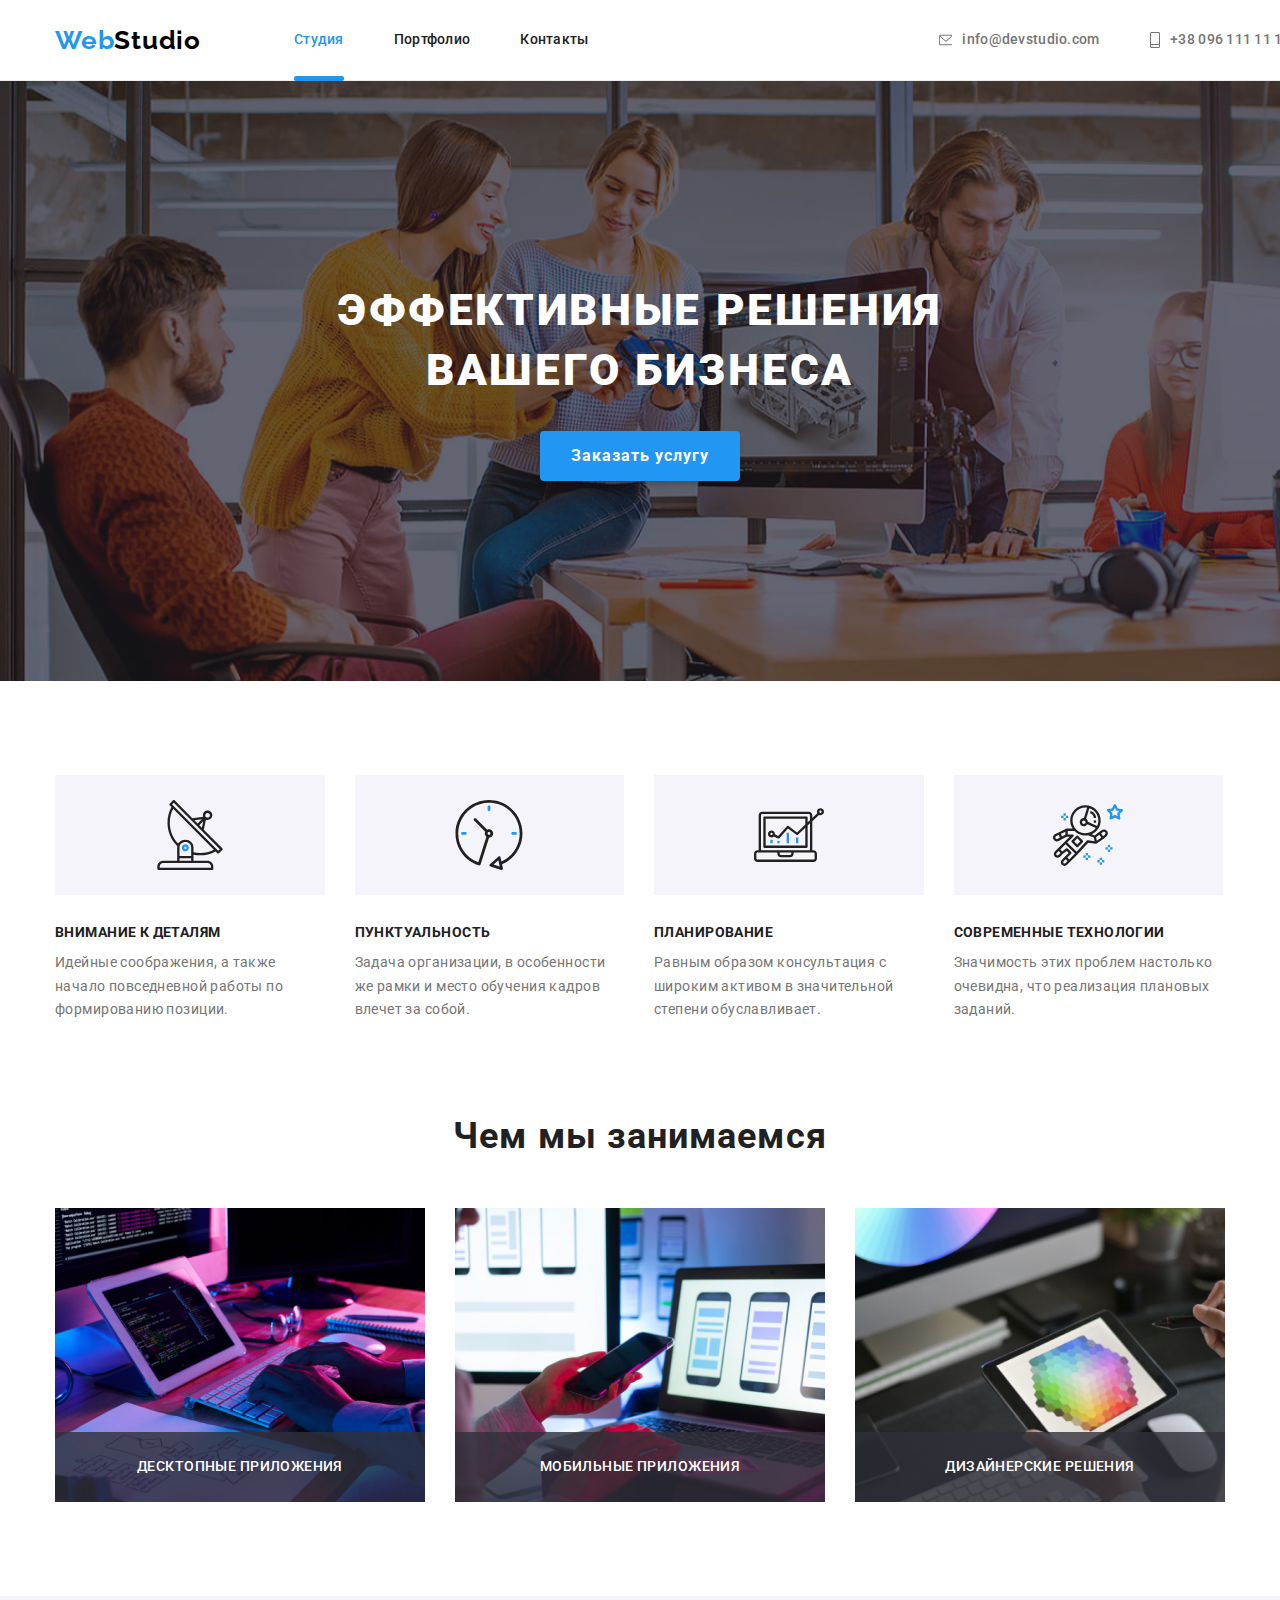
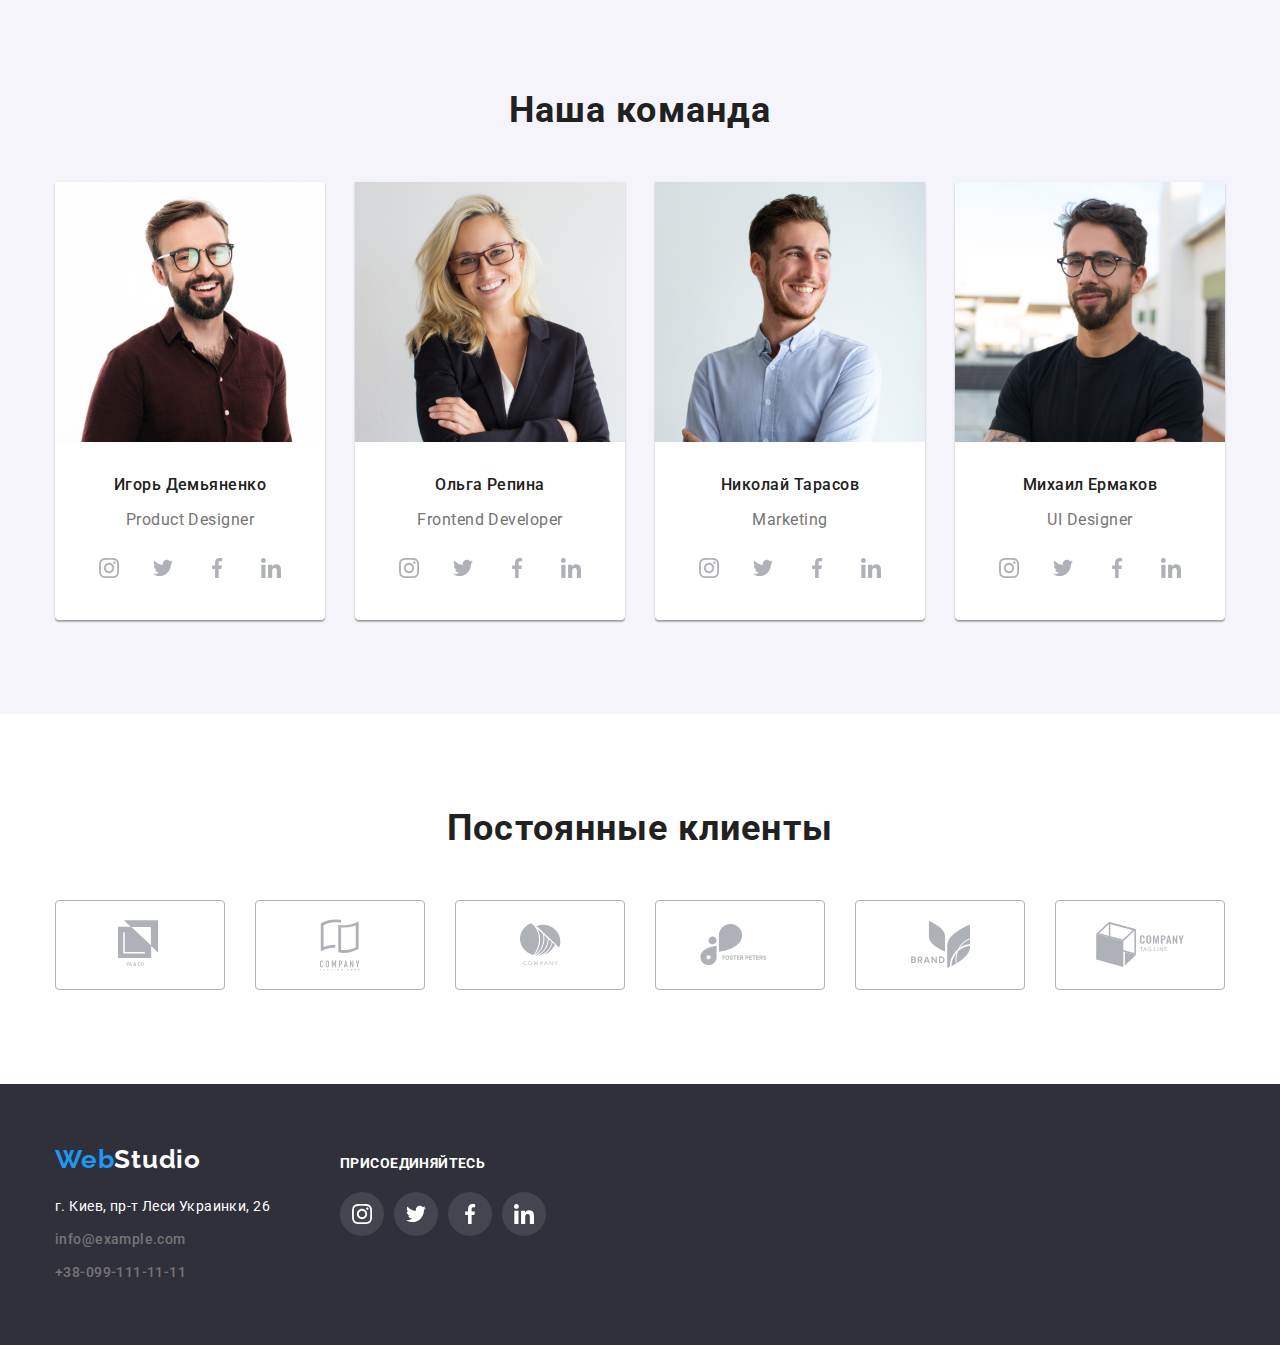
<file: index.html>
<!DOCTYPE html>
<html lang="ru">
  <head>
    <meta charset="UTF-8" />
    <meta name="viewport" content="width=, initial-scale=1.0" />
    <title>Студия</title>
    <link
      rel="stylesheet"
      href="https://cdnjs.cloudflare.com/ajax/libs/modern-normalize/1.0.0/modern-normalize.min.css"
    />
    <link rel="preconnect" href="https://fonts.gstatic.com" />
    <link
      href="https://fonts.googleapis.com/css2?family=Raleway:wght@700&family=Roboto:wght@400;500;700;900&display=swap"
      rel="stylesheet"
    />

    <link rel="stylesheet" href="./Style/style.css" />
  </head>
  <body>
    <!--Шапка-->

    <header>
      <div class="container nav">
        <a class="logo header" href="#" lang="en"
          ><span class="web">Web</span>Studio</a
        >
        <ul class="nav-link">
          <li class="header-item">
            <a class="header-link current" href="./index.html">Студия</a>
          </li>
          <li class="header-item">
            <a class="header-link" href="./portfolio.html">Портфолио</a>
          </li>
          <li class="header-item">
            <a class="header-link" href="#">Контакты</a>
          </li>
        </ul>
        <ul class="nav-link connection">
          <li class="contacts">
            <a class="header-mail" href="mailto:info@devstudio.com">
              <svg class="mail-icon">
                <use href="./svg/symbol-defs.svg#icon-mail"></use>
              </svg>
              info@devstudio.com
            </a>
          </li>
          <li class="contacts">
            <a class="header-tel" href="tel:+380961111111">
              <svg class="tel-icon">
                <use href="./svg/symbol-defs.svg#icon-smartphone"></use>
              </svg>
              +38 096 111 11 11
            </a>
          </li>
        </ul>
      </div>
    </header>
    <main>
      <!--Герой-->

      <section class="hero-section">
        <div class="container hero">
          <h1 class="hero-title">
            эффективные решения <br />
            вашего бизнеса
          </h1>
          <button data-modal-open class="hero-button">Заказать услугу</button>
          <div class="backdrop is-hidden" data-modal>
            <div class="modal">
              <button data-modal-close class="close-button">
                <img
                  width="11px"
                  height="11px"
                  src="./logo/Close.svg"
                  alt="закрыть"
                />
              </button>
            </div>
          </div>
        </div>
      </section>

      <!--особенности-->

      <section class="features">
        <div class="container">
          <h2 hidden>--особенности--</h2>
          <ul class="features-container">
            <li class="features-item">
              <a class="features-icon" href="">
                <svg width="70px" height="70px" class="svg-features">
                  <use href="./svg/symbol-defs.svg#icon-antenna"></use>
                </svg>
              </a>
              <h3 class="features-title">ВНИМАНИЕ К ДЕТАЛЯМ</h3>
              <p class="features-text">
                Идейные соображения, а также начало повседневной работы по
                формированию позиции.
              </p>
            </li>
            <li class="features-item">
              <a class="features-icon" href="">
                <svg width="70px" height="70px" class="svg-features">
                  <use href="./svg/symbol-defs.svg#icon-clock"></use>
                </svg>
              </a>
              <h3 class="features-title">ПУНКТУАЛЬНОСТЬ</h3>
              <p class="features-text">
                Задача организации, в особенности же рамки и место обучения
                кадров влечет за собой.
              </p>
            </li>
            <li class="features-item">
              <a class="features-icon" href="">
                <svg width="70px" height="70px" class="svg-features">
                  <use href="./svg/symbol-defs.svg#icon-diagram"></use>
                </svg>
              </a>
              <h3 class="features-title">ПЛАНИРОВАНИЕ</h3>
              <p class="features-text">
                Равным образом консультация с широким активом в значительной
                степени обуславливает.
              </p>
            </li>
            <li class="features-item">
              <a class="features-icon" href="">
                <svg width="70px" height="70px" class="svg-features">
                  <use href="./svg/symbol-defs.svg#icon-astronaut"></use>
                </svg>
              </a>
              <h3 class="features-title">СОВРЕМЕННЫЕ ТЕХНОЛОГИИ</h3>
              <p class="features-text">
                Значимость этих проблем настолько очевидна, что реализация
                плановых заданий.
              </p>
            </li>
          </ul>
        </div>
      </section>

      <!--чем мы занимаемся-->

      <section class="about-company">
        <div class="container company">
          <h2 class="about-title">Чем мы занимаемся</h2>
          <ul class="about-main">
            <li>
              <div class="photo-box">
                <img
                  class="about-photo"
                  src="./photo/box 1.jpg"
                  width="370"
                  alt="пример1"
                />
                <div class="text-box">
                  <h3 class="about-text">Десктопные приложения</h3>
                </div>
              </div>
            </li>
            <li>
              <div class="photo-box">
                <img
                  class="about-photo"
                  src="./photo/box 2.jpg"
                  width="370"
                  alt="пример2"
                />
                <div class="text-box">
                  <h3 class="about-text">Мобильные приложения</h3>
                </div>
              </div>
            </li>
            <li>
              <div class="photo-box">
                <img
                  class="about-photo"
                  src="./photo/box 3.jpg"
                  width="370"
                  alt="пример3"
                />
                <div class="text-box">
                  <h3 class="about-text">Дизайнерские решения</h3>
                </div>
              </div>
            </li>
          </ul>
        </div>
      </section>

      <!--наша команда-->

      <section class="our-command">
        <div class="container cmd">
          <h2 class="cmd-title">Наша команда</h2>
          <ul class="wrk-section">
            <li class="wrk-container">
              <img
                class="image"
                src="./photo/работник 1 (1).jpg"
                width="270"
                alt="Игорь Демьяненко"
              />
              <h3 class="wrk-name">Игорь Демьяненко</h3>
              <p class="wrk-place">Product Designer</p>
              <ul class="icon-box">
                <li class="icon-item">
                  <a class="link-icon" href="#">
                    <svg class="svg-icon">
                      <use href="./svg/symbol-defs.svg#icon-instagram"></use>
                    </svg>
                  </a>
                </li>
                <li class="icon-item">
                  <a class="link-icon" href="#">
                    <svg class="svg-icon">
                      <use href="./svg/symbol-defs.svg#icon-twitter"></use>
                    </svg>
                  </a>
                </li>
                <li class="icon-item">
                  <a class="link-icon" href="#">
                    <svg class="svg-icon">
                      <use href="./svg/symbol-defs.svg#icon-facebook"></use>
                    </svg>
                  </a>
                </li>
                <li class="icon-item">
                  <a class="link-icon" href="#">
                    <svg class="svg-icon">
                      <use href="./svg/symbol-defs.svg#icon-linkedin"></use>
                    </svg>
                  </a>
                </li>
              </ul>
            </li>
            <li class="wrk-container">
              <img
                class="image"
                src="./photo/работник 1 (4).jpg"
                width="270"
                alt="Ольга Репина"
              />
              <h3 class="wrk-name">Ольга Репина</h3>
              <p class="wrk-place">Frontend Developer</p>
              <ul class="icon-box">
                <li class="icon-item">
                  <a class="link-icon" href="#">
                    <svg class="svg-icon">
                      <use href="./svg/symbol-defs.svg#icon-instagram"></use>
                    </svg>
                  </a>
                </li>
                <li class="icon-item">
                  <a class="link-icon" href="#">
                    <svg class="svg-icon">
                      <use href="./svg/symbol-defs.svg#icon-twitter"></use>
                    </svg>
                  </a>
                </li>
                <li class="icon-item">
                  <a class="link-icon" href="#">
                    <svg class="svg-icon">
                      <use href="./svg/symbol-defs.svg#icon-facebook"></use>
                    </svg>
                  </a>
                </li>
                <li class="icon-item">
                  <a class="link-icon" href="#">
                    <svg class="svg-icon">
                      <use href="./svg/symbol-defs.svg#icon-linkedin"></use>
                    </svg>
                  </a>
                </li>
              </ul>
            </li>
            <li class="wrk-container">
              <img
                class="image"
                src="./photo/работник 1 (3).jpg"
                width="270"
                alt="Николай Тарасов"
              />
              <h3 class="wrk-name">Николай Тарасов</h3>
              <p class="wrk-place">Marketing</p>
              <ul class="icon-box">
                <li class="icon-item">
                  <a class="link-icon" href="#">
                    <svg class="svg-icon">
                      <use href="./svg/symbol-defs.svg#icon-instagram"></use>
                    </svg>
                  </a>
                </li>
                <li class="icon-item">
                  <a class="link-icon" href="#">
                    <svg class="svg-icon">
                      <use href="./svg/symbol-defs.svg#icon-twitter"></use>
                    </svg>
                  </a>
                </li>
                <li class="icon-item">
                  <a class="link-icon" href="#">
                    <svg class="svg-icon">
                      <use href="./svg/symbol-defs.svg#icon-facebook"></use>
                    </svg>
                  </a>
                </li>
                <li class="icon-item">
                  <a class="link-icon" href="#">
                    <svg class="svg-icon">
                      <use href="./svg/symbol-defs.svg#icon-linkedin"></use>
                    </svg>
                  </a>
                </li>
              </ul>
            </li>
            <li class="wrk-container">
              <img
                class="image"
                src="./photo/работник 1 (2).jpg"
                width="270"
                alt="Михаил Ермаков"
              />
              <h3 class="wrk-name">Михаил Ермаков</h3>
              <p class="wrk-place">UI Designer</p>
              <ul class="icon-box">
                <li class="icon-item">
                  <a class="link-icon" href="#">
                    <svg class="svg-icon">
                      <use href="./svg/symbol-defs.svg#icon-instagram"></use>
                    </svg>
                  </a>
                </li>
                <li class="icon-item">
                  <a class="link-icon" href="#">
                    <svg class="svg-icon">
                      <use href="./svg/symbol-defs.svg#icon-twitter"></use>
                    </svg>
                  </a>
                </li>
                <li class="icon-item">
                  <a class="link-icon" href="#">
                    <svg class="svg-icon">
                      <use href="./svg/symbol-defs.svg#icon-facebook"></use>
                    </svg>
                  </a>
                </li>
                <li class="icon-item">
                  <a class="link-icon" href="#">
                    <svg class="svg-icon">
                      <use href="./svg/symbol-defs.svg#icon-linkedin"></use>
                    </svg>
                  </a>
                </li>
              </ul>
            </li>
          </ul>
        </div>
      </section>

      <!-- постоянные клиенты -->

      <section class="clients-section">
        <div class="container">
          <h2 class="clients-title">Постоянные клиенты</h2>
        </div>
        <ul class="clients-box">
          <li class="client-list">
            <a class="client-link" href="#">
              <svg width="44.27" height="49.23" class="client-icon">
                <use href="./svg/symbol-defs.svg#icon-yaco"></use>
              </svg>
            </a>
          </li>
          <li class="client-list">
            <a class="client-link" href="#">
              <svg width="40" height="52" class="client-icon">
                <use href="./svg/symbol-defs.svg#icon-company"></use>
              </svg>
            </a>
          </li>
          <li class="client-list">
            <a class="client-link" href="#">
              <svg width="41" height="42.6" class="client-icon">
                <use href="./svg/symbol-defs.svg#icon-tag-line"></use>
              </svg>
            </a>
          </li>
          <li class="client-list">
            <a class="client-link" href="#">
              <svg width="79.66" height="42.02" class="client-icon">
                <use href="./svg/symbol-defs.svg#icon-logo-4"></use>
              </svg>
            </a>
          </li>
          <li class="client-list">
            <a class="client-link" href="#">
              <svg width="59" height="47" class="client-icon">
                <use href="./svg/symbol-defs.svg#icon-logo-5"></use>
              </svg>
            </a>
          </li>
          <li class="client-list">
            <a class="client-link" href="#">
              <svg width="88.48" height="45.44" class="client-icon">
                <use href="./svg/symbol-defs.svg#icon-logo-6"></use>
              </svg>
            </a>
          </li>
        </ul>
      </section>
    </main>

    <!--подвал-->

    <footer class="footer-section">
      <div class="container footer">
        <div>
          <ul>
            <li class="footer-logo">
              <a class="logo footer" href="#" lang="en">
                <span class="web">Web</span>Studio
              </a>
            </li>
          </ul>
          <ul class="ftr-address">
            <li class="footer-address">
              <p class="address">г. Киев, пр-т Леси Украинки, 26</p>
            </li>
            <li class="contacts footer">
              <a class="footer-mail" href="mailto:info@example.com"
                >info@example.com</a
              >
            </li>
            <li class="contacts footer">
              <a class="footer-tel" href="tel:+38-099-111-11-11">
                +38-099-111-11-11
              </a>
            </li>
          </ul>
        </div>
        <div class="enjoy-box">
          <p class="footer-enjoy">присоединяйтесь</p>
          <ul class="svg-box">
            <li class="footer-item">
              <a class="footer-icon" href="#">
                <svg class="svg-footer">
                  <use href="./svg/symbol-defs.svg#icon-instagram"></use>
                </svg>
              </a>
            </li>
            <li class="footer-item">
              <a class="footer-icon" href="#">
                <svg class="svg-footer">
                  <use href="./svg/symbol-defs.svg#icon-twitter"></use>
                </svg>
              </a>
            </li>
            <li class="footer-item">
              <a class="footer-icon" href="#">
                <svg class="svg-footer">
                  <use href="./svg/symbol-defs.svg#icon-facebook"></use>
                </svg>
              </a>
            </li>
            <li class="footer-item">
              <a class="footer-icon" href="#">
                <svg class="svg-footer">
                  <use href="./svg/symbol-defs.svg#icon-linkedin"></use>
                </svg>
              </a>
            </li>
          </ul>
        </div>
      </div>
    </footer>
    <script src="./js/modal.js"></script>
  </body>
</html>
</file>
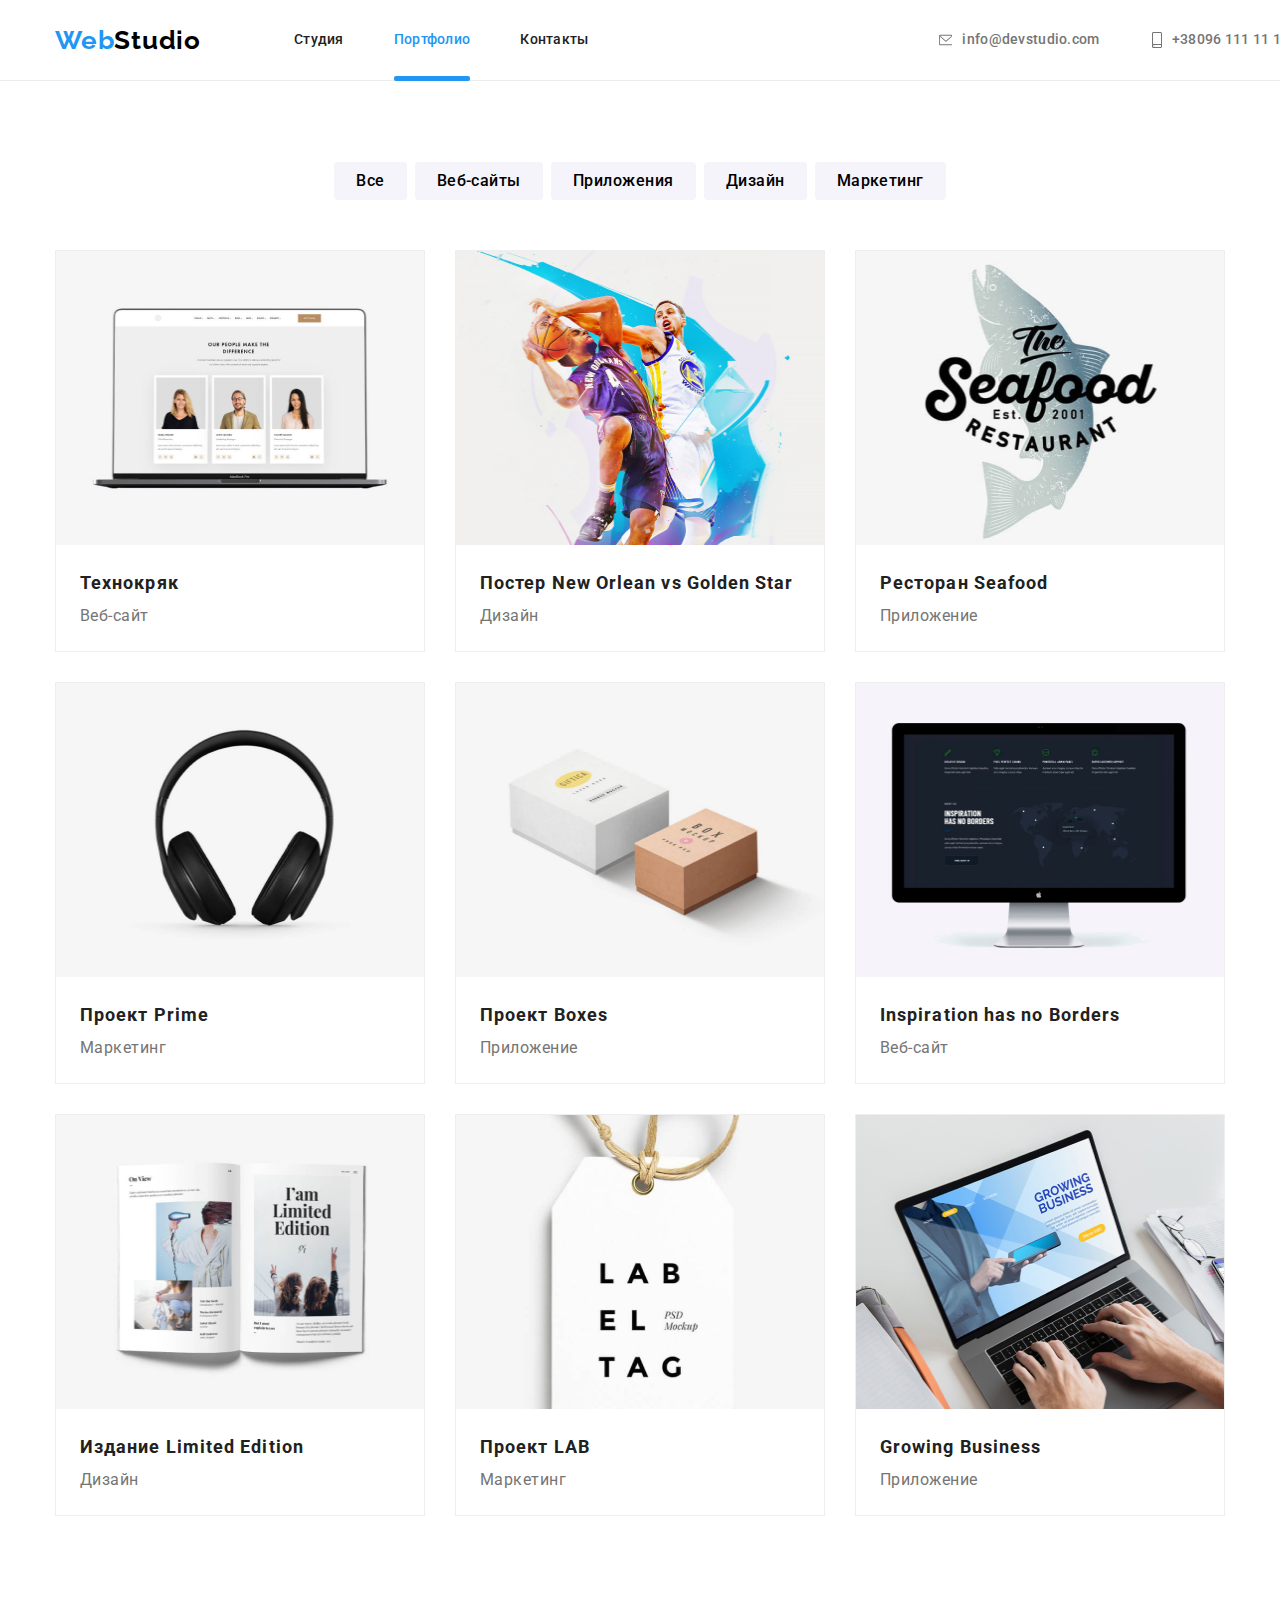
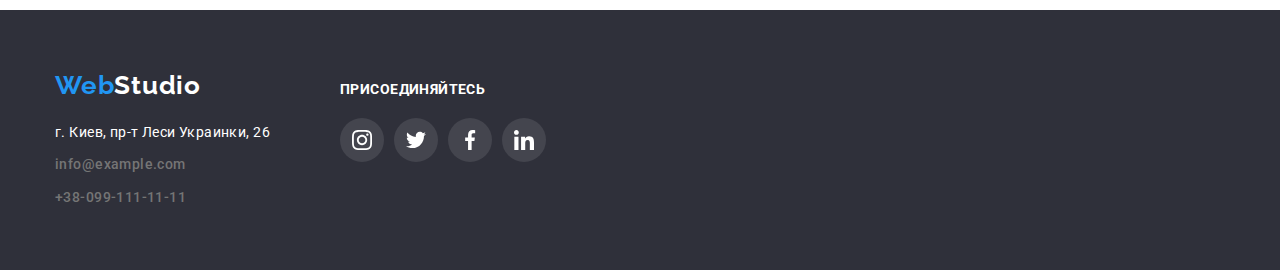
<file: portfolio.html>
<!DOCTYPE html>
<html lang="ru">
  <head>
    <meta charset="UTF-8" />
    <meta name="viewport" content="width=device-width, initial-scale=1.0" />
    <title>портфолио</title>
    <link
      rel="stylesheet"
      href="https://cdnjs.cloudflare.com/ajax/libs/modern-normalize/1.0.0/modern-normalize.min.css"
    />
    <link rel="preconnect" href="https://fonts.gstatic.com" />
    <link
      href="https://fonts.googleapis.com/css2?family=Raleway:wght@700&family=Roboto:wght@400;500;700;900&display=swap"
      rel="stylesheet"
    />

    <link rel="stylesheet" href="./Style/style.css" />
  </head>
  <body>
    <!--Шапка-->

    <header>
      <div class="container nav">
        <a class="logo header" href="#" lang="en"
          ><span class="web">Web</span>Studio</a
        >
        <ul class="nav-link">
          <li class="header-item">
            <a class="header-link" href="./index.html">Студия</a>
          </li>
          <li class="header-item">
            <a class="header-link current" href="./portfolio.html">Портфолио</a>
          </li>
          <li class="header-item">
            <a class="header-link" href="#">Контакты</a>
          </li>
        </ul>
        <ul class="nav-link connection">
          <li class="contacts">
            <a class="header-mail" href="mailto:info@devstudio.com">
              <svg class="mail-icon">
                <use href="./svg/symbol-defs.svg#icon-mail"></use>
              </svg>
              info@devstudio.com
            </a>
          </li>
          <li class="contacts">
            <a class="header-tel" href="tel:+380961111111">
              <svg class="tel-icon">
                <use href="./svg/symbol-defs.svg#icon-smartphone"></use>
              </svg>
              +38096 111 11 11
            </a>
          </li>
        </ul>
      </div>
    </header>
    <main>
      <!--портфолио-->

      <section class="port-section">
        <div class="container btn">
          <h1 hidden>портфолио</h1>
          <ul class="btn-container">
            <li class="port-button">
              <button class="port-link" type="button">Все</button>
            </li>
            <li class="port-button">
              <button class="port-link" type="button">Веб-сайты</button>
            </li>
            <li class="port-button">
              <button class="port-link" type="button">Приложения</button>
            </li>
            <li class="port-button">
              <button class="port-link" type="button">Дизайн</button>
            </li>
            <li class="port-button">
              <button class="port-link" type="button">Маркетинг</button>
            </li>
          </ul>
        </div>
        <div class="container list">
          <ul class="port-box">
            <li class="port-container">
              <a class="card-link" href="#">
                <div class="port-card">
                  <img
                    src="./photo/photo1.jpg"
                    width="368"
                    height="294"
                    alt="пример1"
                  />
                  <p class="card-text">
                    Технокряк это современная площадка распространения
                    коронавируса. Компании используют эту платформу для
                    цифрового шпионажа и атак на защищённые сервера конкурентов.
                  </p>
                </div>
                <div class="title-container">
                  <h2 class="port-title">Технокряк</h2>
                  <p class="port-text">Веб-сайт</p>
                </div>
              </a>
            </li>
            <li class="port-container">
              <a class="example-link" href="">
                <div class="port-card">
                  <img
                    src="./photo/photo2.jpg"
                    width="368"
                    height="294"
                    alt="пример2"
                  />
                  <p class="card-text">
                    Lorem ipsum dolor, sit amet consectetur adipisicing elit.
                    Porro, ut sit. Tempora totam, porro, optio explicabo maxime,
                    debitis at aliquid velit cumque possimus libero error sed
                    incidunt? Ipsa, provident minima.
                  </p>
                </div>
                <div class="title-container">
                  <h2 class="port-title">Постер New Orlean vs Golden Star</h2>
                  <p class="port-text">Дизайн</p>
                </div>
              </a>
            </li>
            <li class="port-container">
              <a class="example-link" href="">
                <div class="port-card">
                  <img
                    src="./photo/photo3.jpg"
                    width="368"
                    height="294"
                    alt="пример3"
                  />
                  <p class="card-text">
                    Lorem ipsum dolor, sit amet consectetur adipisicing elit.
                    Porro, ut sit. Tempora totam, porro, optio explicabo maxime,
                    debitis at aliquid velit cumque possimus libero error sed
                    incidunt? Ipsa, provident minima.
                  </p>
                </div>
                <div class="title-container">
                  <h2 class="port-title">Ресторан Seafood</h2>
                  <p class="port-text">Приложение</p>
                </div>
              </a>
            </li>
            <li class="port-container">
              <a class="example-link" href="">
                <div class="port-card">
                  <img
                    src="./photo/photo4.jpg"
                    width="368"
                    height="294"
                    alt="пример4"
                  />
                  <p class="card-text">
                    Lorem ipsum dolor, sit amet consectetur adipisicing elit.
                    Porro, ut sit. Tempora totam, porro, optio explicabo maxime,
                    debitis at aliquid velit cumque possimus libero error sed
                    incidunt? Ipsa, provident minima.
                  </p>
                </div>
                <div class="title-container">
                  <h2 class="port-title">Проект Prime</h2>
                  <p class="port-text">Маркетинг</p>
                </div>
              </a>
            </li>
            <li class="port-container">
              <a class="example-link" href="">
                <div class="port-card">
                  <img
                    src="./photo/photo5.jpg"
                    width="368"
                    height="294"
                    alt="пример5"
                  />
                  <p class="card-text">
                    Lorem ipsum dolor, sit amet consectetur adipisicing elit.
                    Porro, ut sit. Tempora totam, porro, optio explicabo maxime,
                    debitis at aliquid velit cumque possimus libero error sed
                    incidunt? Ipsa, provident minima.
                  </p>
                </div>
                <div class="title-container">
                  <h2 class="port-title">Проект Boxes</h2>
                  <p class="port-text">Приложение</p>
                </div>
              </a>
            </li>
            <li class="port-container">
              <a class="example-link" href="">
                <div class="port-card">
                  <img
                    src="./photo/photo6.jpg"
                    width="368"
                    height="294"
                    alt="пример6"
                  />
                  <p class="card-text">
                    Lorem ipsum dolor, sit amet consectetur adipisicing elit.
                    Porro, ut sit. Tempora totam, porro, optio explicabo maxime,
                    debitis at aliquid velit cumque possimus libero error sed
                    incidunt? Ipsa, provident minima.
                  </p>
                </div>
                <div class="title-container">
                  <h2 class="port-title">Inspiration has no Borders</h2>
                  <p class="port-text">Веб-сайт</p>
                </div>
              </a>
            </li>
            <li class="port-container">
              <a class="example-link" href="">
                <div class="port-card">
                  <img
                    src="./photo/photo7.jpg"
                    width="368"
                    height="294"
                    alt="пример7"
                  />
                  <p class="card-text">
                    Lorem ipsum dolor, sit amet consectetur adipisicing elit.
                    Porro, ut sit. Tempora totam, porro, optio explicabo maxime,
                    debitis at aliquid velit cumque possimus libero error sed
                    incidunt? Ipsa, provident minima.
                  </p>
                </div>
                <div class="title-container">
                  <h2 class="port-title">Издание Limited Edition</h2>
                  <p class="port-text">Дизайн</p>
                </div>
              </a>
            </li>
            <li class="port-container">
              <a class="example-link" href="">
                <div class="port-card">
                  <img
                    src="./photo/photo8.jpg"
                    width="368"
                    height="294"
                    alt="пример8"
                  />
                  <p class="card-text">
                    Lorem ipsum dolor, sit amet consectetur adipisicing elit.
                    Porro, ut sit. Tempora totam, porro, optio explicabo maxime,
                    debitis at aliquid velit cumque possimus libero error sed
                    incidunt? Ipsa, provident minima.
                  </p>
                </div>
                <div class="title-container">
                  <h2 class="port-title">Проект LAB</h2>
                  <p class="port-text">Маркетинг</p>
                </div>
              </a>
            </li>
            <li class="port-container">
              <a class="example-link" href="">
                <div class="port-card">
                  <img
                    src="./photo/photo9.jpg"
                    width="368"
                    height="294"
                    alt="пример9"
                  />
                  <p class="card-text">
                    Lorem ipsum dolor, sit amet consectetur adipisicing elit.
                    Porro, ut sit. Tempora totam, porro, optio explicabo maxime,
                    debitis at aliquid velit cumque possimus libero error sed
                    incidunt? Ipsa, provident minima.
                  </p>
                </div>
                <div class="title-container">
                  <h2 class="port-title">Growing Business</h2>
                  <p class="port-text">Приложение</p>
                </div>
              </a>
            </li>
          </ul>
        </div>
      </section>
    </main>

    <!--подвал-->

    <footer class="footer-section">
      <div class="container footer">
        <div>
          <ul>
            <li class="footer-logo">
              <a class="logo footer" href="#" lang="en">
                <span class="web">Web</span>Studio
              </a>
            </li>
          </ul>
          <ul class="ftr-address">
            <li class="footer-address">
              <p class="address">г. Киев, пр-т Леси Украинки, 26</p>
            </li>
            <li class="contacts footer">
              <a class="footer-mail" href="mailto:info@example.com"
                >info@example.com</a
              >
            </li>
            <li class="contacts footer">
              <a class="footer-tel" href="tel:+38-099-111-11-11">
                +38-099-111-11-11
              </a>
            </li>
          </ul>
        </div>
        <div class="enjoy-box">
          <p class="footer-enjoy">присоединяйтесь</p>
          <ul class="svg-box">
            <li class="footer-item">
              <a class="footer-icon" href="#">
                <svg class="svg-footer">
                  <use href="./svg/symbol-defs.svg#icon-instagram"></use>
                </svg>
              </a>
            </li>
            <li class="footer-item">
              <a class="footer-icon" href="#">
                <svg class="svg-footer">
                  <use href="./svg/symbol-defs.svg#icon-twitter"></use>
                </svg>
              </a>
            </li>
            <li class="footer-item">
              <a class="footer-icon" href="#">
                <svg class="svg-footer">
                  <use href="./svg/symbol-defs.svg#icon-facebook"></use>
                </svg>
              </a>
            </li>
            <li class="footer-item">
              <a class="footer-icon" href="#">
                <svg class="svg-footer">
                  <use href="./svg/symbol-defs.svg#icon-linkedin"></use>
                </svg>
              </a>
            </li>
          </ul>
        </div>
      </div>
    </footer>
  </body>
</html>
</file>
<file: Style/style.css>
html *,
*::before,
*::after {
  box-sizing: border-box;
}

:root {
  --main-title-color: #ffffff;
  --main-text-color: #757575;
  --main-logo-color: #2196f3;
  --second-logo-color: #000000;
  --main-black-color: #212121;
  --bcg-main-color: #2f303a;
  --icon-color: #afb1b8;
  --animation-function: 250ms cubic-bezier(0.4, 0, 0.2, 1);
}
ul {
  margin: 0px;
  padding-inline-start: 0px;
}
body {
  font-family: Roboto, sans-serif;
  font-style: normal;
  margin-left: auto;
  margin-right: auto;
}
a {
  text-decoration: none;
}
li {
  list-style: none;
}
button {
  cursor: pointer;
}
.container {
  width: 1200px;
  padding-left: 15px;
  padding-right: 15px;
  margin-left: auto;
  margin-right: auto;
}
/* header */
header {
  border-bottom: 1px solid #ececec;
}
.container.nav {
  display: flex;
  align-items: center;
}
.nav-link,
.connection {
  display: flex;
  padding: 0px;
  margin: 0px;
}
.nav-link :not(:last-child) {
  padding-right: 50px;
}
.header-link {
  position: relative;

  transition: var(--animation-function);
  transition-property: color;

  display: block;
  padding-bottom: 32px;
  padding-top: 32px;
  font-weight: 500;

  font-size: 14px;
  line-height: 1.14;
  letter-spacing: 0.02em;
  color: var(--main-black-color);
}
.header-link:hover,
.header-link:active,
.header-link:focus {
  color: var(--main-logo-color);
}
.header-link.current {
  color: var(--main-logo-color);
}
.header-link.current::after {
  content: "";

  position: absolute;
  left: 0;
  bottom: -1px;

  width: 100%;
  height: 5px;
  border-radius: 2px;
  display: block;
  background-color: var(--main-logo-color);
}
.contacts {
  font-weight: 500;
  font-size: 14px;
}
.contacts .header-tel {
  transition: var(--animation-function);
  transition-property: color;

  display: flex;
  padding-bottom: 39.5px;
  padding-top: 39.5px;

  line-height: 1.14;
  letter-spacing: 0.02em;
  color: var(--main-text-color);
}
.contacts .header-mail {
  transition: var(--animation-function);
  transition-property: color;

  display: flex;
  padding-bottom: 39.5px;
  padding-top: 39.5px;
  margin-left: 350px;

  line-height: 1.14;
  letter-spacing: 0.02em;
  color: var(--main-text-color);
}
.header-mail:hover,
.header-mail:focus {
  color: var(--main-logo-color);
}
.header-mail {
  width: 161px;
  height: 16px;
  align-items: center;
  justify-content: center;
  color: var(--main-text-color);
}
.mail-icon {
  width: 16px;
  height: 12px;
  margin-right: 10px;
  fill: currentColor;
}
.header-tel:hover,
.header-tel:focus {
  color: var(--main-logo-color);
}
.header-tel {
  width: 142px;
  height: 16px;
  align-items: center;
  justify-content: center;
  color: var(--main-text-color);
}
.tel-icon {
  width: 10px;
  height: 16px;
  margin-right: 10px;
  fill: currentColor;
}

/* portfolio */

/* buttons */

.port-section {
  padding-top: 81px;
  padding-bottom: 94px;
}
.btn-container {
  display: flex;
  justify-content: center;
  padding-bottom: 50px;
}
.btn-container :not(:last-child) {
  margin-right: 8px;
}
.port-link {
  font-weight: 500;
  font-size: 16px;
  line-height: 1.62;
  text-align: center;
  letter-spacing: 0.03em;

  border-radius: 4px;
  background: #f5f4fa;
  outline: none;
  border: 0;
  padding: 6px 22px 6px 22px;
  transition: var(--animation-function);
  transition-property: color, background, box-shadow;
}
.port-link:active,
.port-link:hover,
.port-link:focus {
  background: var(--main-logo-color);
  color: var(--main-title-color);
  box-shadow: 0px 3px 1px rgba(0, 0, 0, 0.1), 0px 1px 2px rgba(0, 0, 0, 0.08),
    0px 2px 2px rgba(0, 0, 0, 0.12);
}

/* cards */

.port-box {
  padding: 0px;
  display: flex;
  flex-wrap: wrap;
}
.port-container:nth-child(-n + 6) {
  margin-bottom: 30px;
}
.port-container {
  margin-right: 30px;
}
.port-container:nth-child(3n) {
  margin-right: 0px;
}
.port-card {
  position: relative;
  width: 368px;
  height: 294px;
  overflow: hidden;
}
.card-text {
  padding: 63px 24px;
  margin: 0px;
  font-weight: 400;
  font-size: 18px;
  line-height: 1.55;
  letter-spacing: 0.03em;

  color: var(--main-title-color);

  display: flex;
  align-items: center;
  position: absolute;
  top: 0;
  left: 0;
  width: 100%;
  height: 100%;

  transition: var(--animation-function);
  transition-property: transform;
  transform: translateY(100%);
  background: rgba(33, 150, 243, 0.9);
}
.port-container :hover .card-text,
.port-container :focus .card-text {
  transform: translateY(0%);
}
.title-container {
  padding: 20px 24px 20px 24px;
}
.port-container .port-title {
  margin: 0px;
  font-weight: 700;
  font-size: 18px;
  line-height: 2;
  letter-spacing: 0.06em;
  color: var(--main-black-color);
}
.port-container .port-text {
  margin: 0px;
  font-weight: 400;
  font-size: 16px;
  line-height: 1.87;
  letter-spacing: 0.03em;
  color: var(--main-text-color);
}
.port-container {
  display: block;
  border: 1px solid #eeeeee;
  cursor: pointer;
  flex-basis: calc((100% / 3 - 30px) / 3);

  transition: var(--animation-function);
  transition-property: box-shadow;
}
.port-container:hover,
.port-container:focus {
  box-shadow: 0px 1px 1px rgba(0, 0, 0, 0.12), 0px 4px 4px rgba(0, 0, 0, 0.06),
    1px 4px 6px rgba(0, 0, 0, 0.16);
}

/* logo */

.logo {
  font-family: raleway;
  font-weight: 700;
  font-size: 26px;
  line-height: 1.19;
  letter-spacing: 0.03em;
  color: var(--second-logo-color);
}
.logo.header {
  margin-right: 93px;
}
.header-section .logo {
  color: var(--second-logo-color);
}
.footer-section .logo {
  color: var(--main-title-color);
}
.logo .web {
  color: var(--main-logo-color);
}

/* hero */

.hero-section {
  padding-top: 200px;
  padding-bottom: 200px;

  margin: 0 auto;
  max-width: 1600px;
  background-image: url(..//photo/Img\ Overlay.png),
    url(..//photo/background.png);
  background-color: #c4c4c4;
}

.hero.container {
  display: flex;
  align-items: center;
  flex-direction: column;
}
.hero-title {
  font-weight: 900;
  font-size: 44px;
  line-height: 1.36;
  text-align: center;
  letter-spacing: 0.06em;
  text-transform: uppercase;
  color: var(--main-title-color);
  margin: 0px;
  padding-bottom: 30px;
}
.hero-button {
  font-weight: 700;
  font-size: 16px;
  line-height: 1.87;
  text-align: center;
  justify-content: center;
  letter-spacing: 0.06em;

  color: var(--main-title-color);
  background: var(--main-logo-color);
  box-shadow: 0px 4px 4px rgba(0, 0, 0, 0.15);
  border-radius: 4px;
  border: 0;
  outline: none;

  width: 200px;
  height: 50px;
}
.backdrop {
  position: fixed;
  top: 0;
  left: 0;
  z-index: 1;

  width: 100%;
  height: 1024px;
  background: rgba(0, 0, 0, 0.2);

  transition: var(--animation-function);
}
.backdrop.is-hidden {
  opacity: 0;
  pointer-events: none;
}
.modal {
  position: absolute;
  top: 50%;
  left: 50%;

  width: 528px;
  height: 581px;

  background-color: var(--main-title-color);

  transform: translate(-50%, -50%);
}
.close-button {
  position: absolute;
  top: 0;
  right: 0;

  box-sizing: border-box;

  margin: 8px 8px;
  width: 30px;
  height: 30px;
  border-radius: 50%;
  background: #ffffff;
  border: 1px solid rgba(0, 0, 0, 0.1);
}

/* features */

.features {
  padding-top: 94px;
}
.features-container {
  display: flex;
  flex-wrap: wrap;
  padding: 0px;
}
.features-item {
  width: 270;
  flex-basis: calc(100% / 4 - 23px);
}
.features-item {
  margin-right: 30px;
}
.features-container :last-of-type {
  margin-right: 0px;
}
.features-title {
  font-size: 14px;
  letter-spacing: 0.03em;
  font-weight: 700;
  line-height: 1.14;
  text-transform: uppercase;
  color: var(--main-black-color);

  margin-top: 0px;
  margin-bottom: 0px;
  margin-top: 30px;
}
.features-text {
  font-size: 14px;
  letter-spacing: 0.03em;
  font-weight: 400;
  line-height: 1.71;
  color: var(--main-text-color);

  margin: 0px;
  margin-top: 10px;
}
.features-icon {
  display: flex;
  justify-content: center;
  align-items: center;
  height: 120px;
  background-color: #f5f4fa;
}

/* about company */

.about-company {
  padding-top: 94px;
  padding-bottom: 94px;
}
.about-main > :not(:last-child) {
  margin-right: 30px;
}
.about-main {
  display: flex;
  align-items: center;
  padding: 0px;
}
.about-title {
  font-weight: 700;
  font-size: 36px;
  line-height: 1.16;
  text-align: center;
  letter-spacing: 0.03em;
  color: var(--main-black-color);

  margin: 0px;
  padding-bottom: 50px;
}
.photo-box {
  position: relative;
  width: 370px;
  height: 294px;
}
.text-box {
  position: absolute;
  bottom: 0;
  left: 0;

  display: flex;
  justify-content: center;
  align-items: center;

  width: 370px;
  height: 70px;
  background: rgba(47, 48, 58, 0.8);
}
.about-text {
  margin: 0;
  display: flex;

  font-weight: 500;
  font-size: 14px;
  line-height: 1.14;
  letter-spacing: 0.03em;
  text-transform: uppercase;

  color: var(--main-title-color);
}

/* our command */

.our-command {
  background-color: #f5f4fa;
  padding-top: 94px;
  padding-bottom: 94px;
}

.wrk-section {
  display: flex;
  justify-content: center;
}
.cmd-title {
  padding-bottom: 50px;
  margin: 0px;

  font-weight: 700;
  font-size: 36px;
  line-height: 1.16;
  text-align: center;
  letter-spacing: 0.03em;
  color: var(--main-black-color);
}
.wrk-container {
  background: #ffffff;
  box-shadow: 0px 1px 3px rgba(0, 0, 0, 0.12), 0px 1px 1px rgba(0, 0, 0, 0.14),
    0px 2px 1px rgba(0, 0, 0, 0.2);
  border-radius: 0px 0px 4px 4px;
}
.wrk-name {
  margin: 30px auto 10px auto;

  text-align: center;
  font-weight: 500;
  font-size: 16px;
  line-height: 1.18;
  letter-spacing: 0.03em;
  color: var(--main-black-color);
}
.wrk-place {
  text-align: center;
  font-weight: 400;
  font-size: 16px;
  line-height: 1.18;
  text-align: center;
  letter-spacing: 0.03em;
  color: var(--main-text-color);
}
.wrk-container {
  margin-right: 30px;
}
.wrk-container:last-child {
  margin-right: 0px;
}
.icon-box {
  display: flex;
  justify-content: center;
  margin-bottom: 30px;
}
.icon-box :not(:last-child) {
  margin-right: 10px;
}
.link-icon {
  display: inline-flex;
  justify-content: center;
  align-items: center;
  width: 44px;
  height: 44px;
  border-radius: 50%;

  background-color: var(--main-title-color);
  color: var(--icon-color);
  transition: var(--animation-function);
  transition-property: color, background-color;
}
.link-icon:focus,
.link-icon:hover {
  background-color: var(--main-logo-color);
  color: var(--main-title-color);
}
.svg-icon {
  width: 20px;
  height: 20px;
  fill: currentColor;
}

/* clients */

.clients-section {
  padding-top: 94px;
  padding-bottom: 94px;
}
.clients-title {
  font-weight: 700;
  font-size: 36px;
  line-height: 1.16;
  text-align: center;
  letter-spacing: 0.03em;
  color: var(--main-black-color);

  padding-bottom: 50px;
  margin: 0px;
}
.clients-box {
  display: flex;
  justify-content: center;
}
.client-list:nth-child(-n + 5) {
  margin-right: 30px;
}
.client-link {
  transition: var(--animation-function);
  transition-property: color, border-color;

  width: 170px;
  height: 90px;

  border-color: var(--icon-color);
  color: var(--icon-color);
  border: 1px solid;
  border-radius: 4px;

  display: flex;
  justify-content: center;
  align-items: center;
}
.client-link:hover,
.client-link:focus {
  color: var(--main-logo-color);
  border-color: var(--main-logo-color);
}
.client-icon {
  fill: currentColor;
}

/* footer */

.logo.footer {
  margin: 0px;
}
.container.footer {
  display: flex;
}
.footer-section {
  background-color: var(--bcg-main-color);
  padding-bottom: 60px;
  padding-top: 60px;
}
.contacts .footer-tel {
  line-height: 1.71;
  letter-spacing: 0.03em;
  color: var(--main-text-color);
}
.contacts .footer-mail {
  line-height: 1.71;
  letter-spacing: 0.03em;
  color: var(--main-text-color);
}
.address {
  font-style: inherit;
  font-weight: 400;
  font-size: 14px;
  line-height: 1.71;
  letter-spacing: 0.03em;
  color: var(--main-title-color);

  margin: 0px;
}
.contacts.footer {
  padding-top: 9px;
}
.ftr-address {
  padding-top: 20px;
}
.footer-enjoy {
  font-weight: 700;
  font-size: 14px;
  line-height: 1.14;
  letter-spacing: 0.03em;
  text-transform: uppercase;
  color: var(--main-title-color);

  padding-bottom: 20px;
  margin: 0px;
}
.enjoy-box {
  margin-top: 12px;
  margin-left: 70px;
}

.svg-box {
  display: flex;
  align-self: center;
}
.svg-box :not(:last-child) {
  margin-right: 10px;
}
.footer-icon {
  transition: var(--animation-function);
  transition-property: background-color;

  display: flex;
  align-items: center;
  justify-content: center;

  width: 44px;
  height: 44px;
  border-radius: 50%;

  background: rgba(255, 255, 255, 0.1);
  color: var(--main-title-color);
}
.footer-icon:hover,
.footer-icon:focus {
  background-color: var(--main-logo-color);
}
.svg-footer {
  width: 20px;
  height: 20px;
  fill: currentColor;
}
</file>
